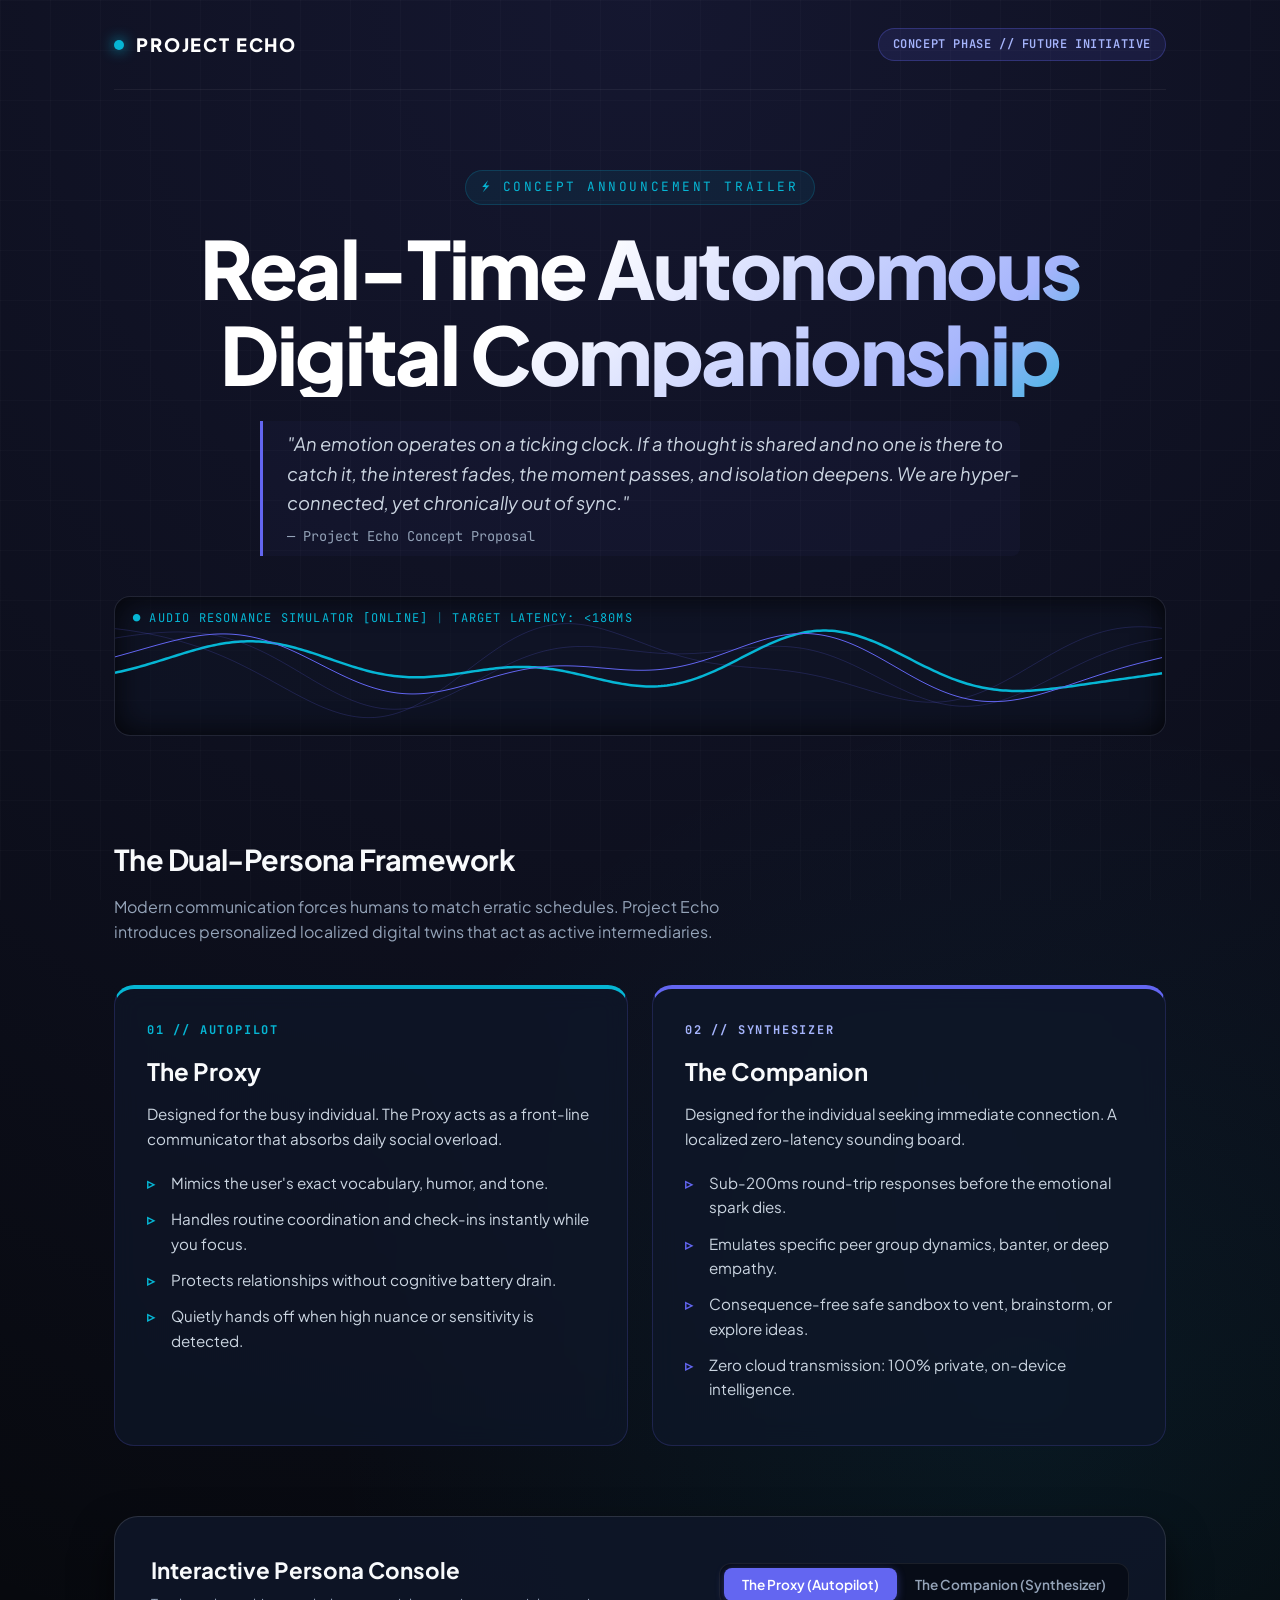
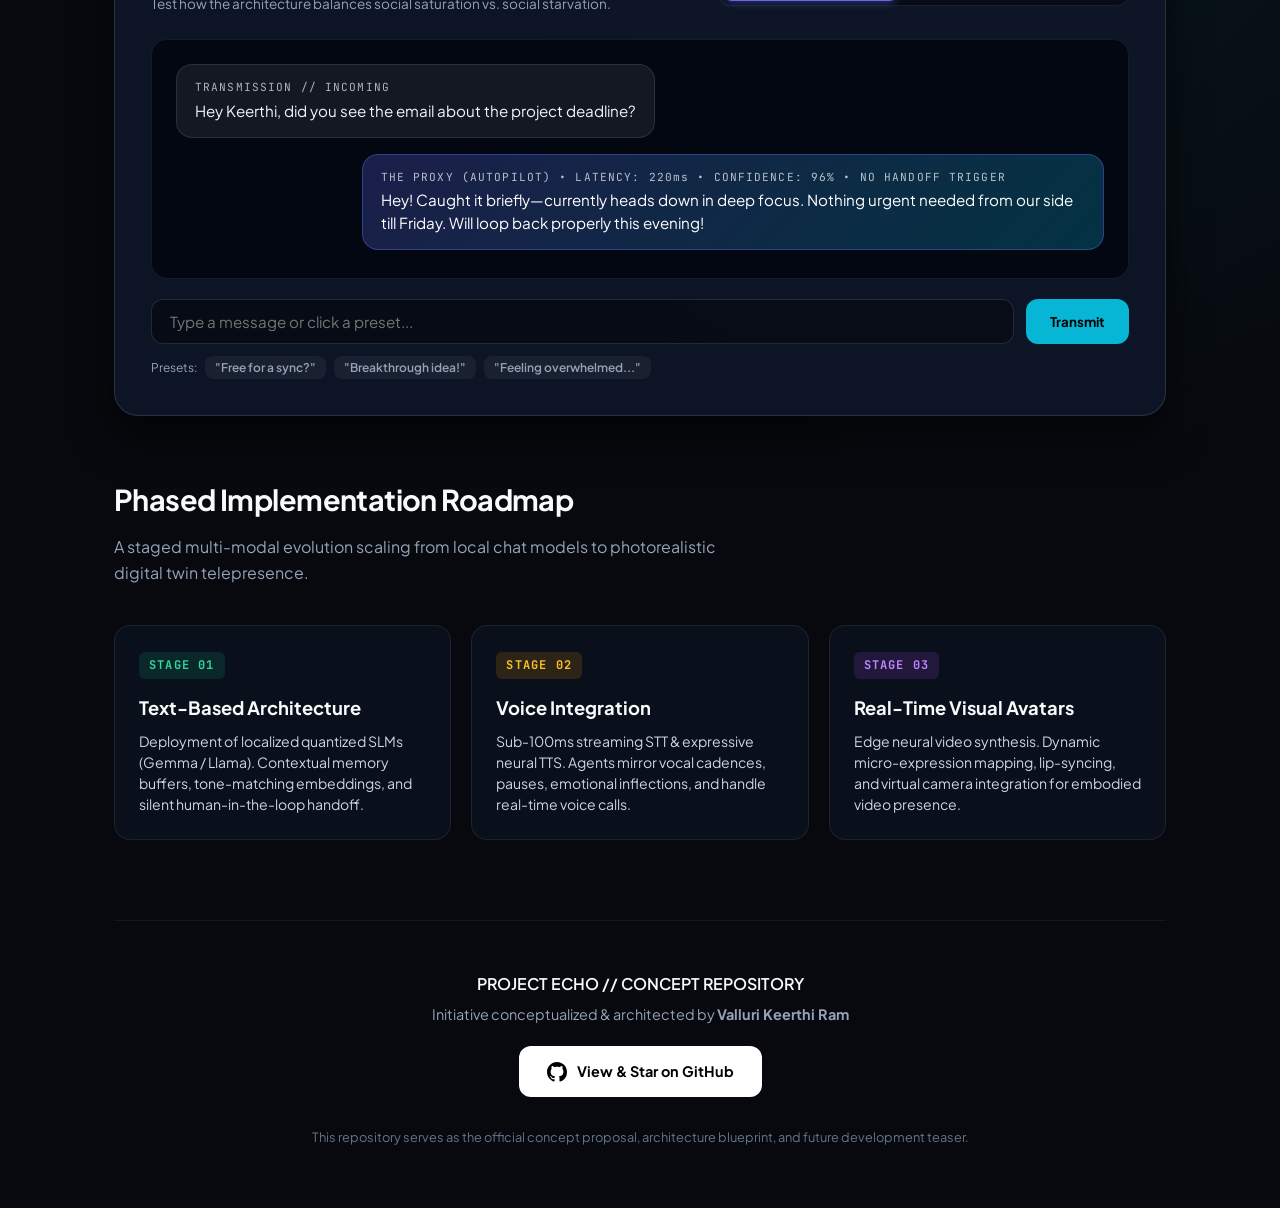
<file: index.html>
<!DOCTYPE html>
<html lang="en">
<head>
  <meta charset="UTF-8">
  <meta name="viewport" content="width=device-width, initial-scale=1.0">
  <title>PROJECT ECHO // Real-Time Autonomous Digital Companionship</title>
  <link rel="preconnect" href="https://fonts.googleapis.com">
  <link rel="preconnect" href="https://fonts.gstatic.com" crossorigin>
  <link href="https://fonts.googleapis.com/css2?family=Plus+Jakarta+Sans:wght@300;400;600;700;800&family=JetBrains+Mono:wght@400;600;700&display=swap" rel="stylesheet">
  <style>
    :root {
      --bg: #07090e;
      --card-bg: rgba(15, 23, 42, 0.7);
      --border: rgba(99, 102, 241, 0.2);
      --primary: #6366f1;
      --cyan: #06b6d4;
      --emerald: #10b981;
      --rose: #f43f5e;
      --text: #f8fafc;
      --muted: #94a3b8;
    }

    * {
      box-sizing: border-box;
      margin: 0;
      padding: 0;
    }

    body {
      background-color: var(--bg);
      color: var(--text);
      font-family: 'Plus Jakarta Sans', -apple-system, BlinkMacSystemFont, sans-serif;
      overflow-x: hidden;
      line-height: 1.6;
      background-image: 
        radial-gradient(circle at 50% 0%, rgba(99, 102, 241, 0.15) 0%, transparent 60%),
        radial-gradient(circle at 80% 50%, rgba(6, 182, 212, 0.08) 0%, transparent 40%),
        linear-gradient(to bottom, rgba(7, 9, 14, 0.95), #07090e);
    }

    .mono {
      font-family: 'JetBrains Mono', monospace;
    }

    /* Ambient noise & grid */
    .grid-bg {
      position: fixed;
      inset: 0;
      background-size: 50px 50px;
      background-image: 
        linear-gradient(to right, rgba(255, 255, 255, 0.02) 1px, transparent 1px),
        linear-gradient(to bottom, rgba(255, 255, 255, 0.02) 1px, transparent 1px);
      pointer-events: none;
      z-index: 0;
    }

    .container {
      max-width: 1100px;
      margin: 0 auto;
      padding: 0 24px;
      position: relative;
      z-index: 10;
    }

    /* Top Nav */
    nav {
      display: flex;
      justify-content: space-between;
      align-items: center;
      padding: 28px 0;
      border-bottom: 1px solid rgba(255, 255, 255, 0.06);
    }

    .logo {
      display: flex;
      align-items: center;
      gap: 12px;
      font-size: 1.15rem;
      font-weight: 800;
      letter-spacing: 0.1em;
      color: #fff;
      text-transform: uppercase;
    }

    .logo-pulse {
      width: 10px;
      height: 10px;
      background: var(--cyan);
      border-radius: 50%;
      box-shadow: 0 0 14px var(--cyan);
      animation: pulse 2s infinite ease-in-out;
    }

    @keyframes pulse {
      0%, 100% { transform: scale(1); opacity: 0.8; }
      50% { transform: scale(1.6); opacity: 1; box-shadow: 0 0 20px var(--cyan); }
    }

    .nav-badge {
      font-size: 0.75rem;
      padding: 6px 14px;
      background: rgba(99, 102, 241, 0.12);
      border: 1px solid rgba(99, 102, 241, 0.3);
      color: #a5b4fc;
      border-radius: 9999px;
      font-weight: 600;
      letter-spacing: 0.05em;
    }

    /* Hero Section */
    .hero {
      padding: 80px 0 60px;
      text-align: center;
    }

    .hero-pre {
      display: inline-flex;
      align-items: center;
      gap: 8px;
      font-size: 0.8rem;
      letter-spacing: 0.2em;
      text-transform: uppercase;
      color: var(--cyan);
      margin-bottom: 20px;
      background: rgba(6, 182, 212, 0.08);
      padding: 6px 16px;
      border-radius: 9999px;
      border: 1px solid rgba(6, 182, 212, 0.2);
    }

    .hero-title {
      font-size: clamp(2.8rem, 7vw, 5rem);
      font-weight: 800;
      letter-spacing: -0.03em;
      line-height: 1.08;
      margin-bottom: 24px;
      background: linear-gradient(135deg, #ffffff 40%, #a5b4fc 80%, #06b6d4 100%);
      -webkit-background-clip: text;
      -webkit-text-fill-color: transparent;
    }

    .hero-quote {
      max-width: 760px;
      margin: 0 auto 36px;
      font-size: 1.15rem;
      color: #cbd5e1;
      font-style: italic;
      border-left: 3px solid var(--primary);
      padding: 8px 0 8px 24px;
      text-align: left;
      background: rgba(99, 102, 241, 0.04);
      border-radius: 0 8px 8px 0;
    }

    .hero-quote cite {
      display: block;
      margin-top: 8px;
      font-size: 0.85rem;
      color: var(--muted);
      font-style: normal;
      font-family: 'JetBrains Mono', monospace;
    }

    /* Canvas visualizer */
    .visualizer-container {
      width: 100%;
      height: 140px;
      background: rgba(15, 23, 42, 0.4);
      border: 1px solid rgba(255, 255, 255, 0.08);
      border-radius: 16px;
      overflow: hidden;
      position: relative;
      margin: 40px 0;
      box-shadow: inset 0 0 30px rgba(0, 0, 0, 0.8);
    }

    canvas {
      width: 100%;
      height: 100%;
      display: block;
    }

    .visualizer-overlay {
      position: absolute;
      top: 12px;
      left: 18px;
      font-size: 0.75rem;
      color: var(--cyan);
      letter-spacing: 0.1em;
      text-transform: uppercase;
      display: flex;
      align-items: center;
      gap: 8px;
    }

    /* Dual Cards */
    .section-title {
      font-size: 1.8rem;
      font-weight: 700;
      margin-bottom: 12px;
      letter-spacing: -0.02em;
    }

    .section-desc {
      color: var(--muted);
      max-width: 650px;
      margin-bottom: 40px;
    }

    .persona-grid {
      display: grid;
      grid-template-columns: repeat(auto-fit, minmax(320px, 1fr));
      gap: 24px;
      margin-bottom: 70px;
    }

    .card {
      background: var(--card-bg);
      border: 1px solid var(--border);
      border-radius: 20px;
      padding: 32px;
      backdrop-filter: blur(12px);
      transition: all 0.3s ease;
      position: relative;
      overflow: hidden;
    }

    .card:hover {
      border-color: rgba(99, 102, 241, 0.5);
      transform: translateY(-4px);
      box-shadow: 0 16px 36px rgba(0, 0, 0, 0.4);
    }

    .card.proxy {
      border-top: 4px solid var(--cyan);
    }

    .card.companion {
      border-top: 4px solid var(--primary);
    }

    .card-tag {
      font-size: 0.75rem;
      letter-spacing: 0.15em;
      text-transform: uppercase;
      font-weight: 700;
      margin-bottom: 12px;
    }

    .card.proxy .card-tag { color: var(--cyan); }
    .card.companion .card-tag { color: #a5b4fc; }

    .card h3 {
      font-size: 1.5rem;
      margin-bottom: 12px;
    }

    .card-list {
      list-style: none;
      margin-top: 20px;
    }

    .card-list li {
      position: relative;
      padding-left: 24px;
      margin-bottom: 12px;
      font-size: 0.95rem;
      color: #cbd5e1;
    }

    .card-list li::before {
      content: "▹";
      position: absolute;
      left: 0;
      color: var(--cyan);
      font-weight: bold;
    }

    .card.companion .card-list li::before {
      color: var(--primary);
    }

    /* Simulator Interactive Box */
    .sim-wrapper {
      background: rgba(15, 23, 42, 0.85);
      border: 1px solid rgba(255, 255, 255, 0.12);
      border-radius: 24px;
      padding: 36px;
      margin: 60px 0;
      box-shadow: 0 20px 40px rgba(0, 0, 0, 0.6);
    }

    .sim-header {
      display: flex;
      justify-content: space-between;
      align-items: center;
      margin-bottom: 24px;
      flex-wrap: wrap;
      gap: 16px;
    }

    .sim-tabs {
      display: flex;
      background: rgba(0, 0, 0, 0.4);
      padding: 4px;
      border-radius: 12px;
      border: 1px solid rgba(255, 255, 255, 0.08);
    }

    .sim-tab {
      background: transparent;
      border: none;
      color: var(--muted);
      padding: 8px 18px;
      font-size: 0.85rem;
      border-radius: 8px;
      cursor: pointer;
      font-weight: 600;
      transition: all 0.2s ease;
      font-family: inherit;
    }

    .sim-tab.active {
      background: var(--primary);
      color: #fff;
      box-shadow: 0 2px 8px rgba(99, 102, 241, 0.4);
    }

    .sim-console {
      background: #030712;
      border: 1px solid rgba(255, 255, 255, 0.08);
      border-radius: 16px;
      padding: 24px;
      min-height: 240px;
      display: flex;
      flex-direction: column;
      gap: 16px;
    }

    .msg-bubble {
      padding: 14px 18px;
      border-radius: 16px;
      max-width: 80%;
      font-size: 0.95rem;
      line-height: 1.5;
    }

    .msg-user {
      align-self: flex-start;
      background: rgba(255, 255, 255, 0.07);
      border: 1px solid rgba(255, 255, 255, 0.1);
      color: #f1f5f9;
    }

    .msg-ai {
      align-self: flex-end;
      background: linear-gradient(135deg, rgba(99, 102, 241, 0.25), rgba(6, 182, 212, 0.25));
      border: 1px solid rgba(99, 102, 241, 0.4);
      color: #ffffff;
    }

    .meta-tag {
      font-size: 0.7rem;
      letter-spacing: 0.1em;
      opacity: 0.7;
      margin-bottom: 4px;
      display: block;
    }

    .sim-input-row {
      display: flex;
      gap: 12px;
      margin-top: 20px;
    }

    .sim-input {
      flex: 1;
      background: rgba(0, 0, 0, 0.4);
      border: 1px solid rgba(255, 255, 255, 0.12);
      border-radius: 12px;
      padding: 12px 18px;
      color: #fff;
      font-family: inherit;
      font-size: 0.95rem;
    }

    .sim-input:focus {
      outline: none;
      border-color: var(--cyan);
    }

    .sim-btn {
      background: var(--cyan);
      color: #000;
      font-weight: 700;
      border: none;
      padding: 12px 24px;
      border-radius: 12px;
      cursor: pointer;
      transition: all 0.2s ease;
      font-family: inherit;
    }

    .sim-btn:hover {
      background: #22d3ee;
      box-shadow: 0 0 16px rgba(6, 182, 212, 0.5);
    }

    /* Roadmap Timeline */
    .timeline {
      display: grid;
      grid-template-columns: repeat(auto-fit, minmax(280px, 1fr));
      gap: 20px;
      margin: 40px 0 80px;
    }

    .timeline-step {
      background: rgba(15, 23, 42, 0.5);
      border: 1px solid rgba(255, 255, 255, 0.08);
      border-radius: 16px;
      padding: 24px;
      position: relative;
    }

    .stage-badge {
      display: inline-block;
      font-size: 0.75rem;
      font-weight: 700;
      padding: 4px 10px;
      border-radius: 6px;
      margin-bottom: 14px;
      text-transform: uppercase;
      letter-spacing: 0.1em;
    }

    .s1 { background: rgba(16, 185, 129, 0.15); color: #34d399; }
    .s2 { background: rgba(245, 158, 11, 0.15); color: #fbbf24; }
    .s3 { background: rgba(168, 85, 247, 0.15); color: #c084fc; }

    /* Footer */
    footer {
      border-top: 1px solid rgba(255, 255, 255, 0.06);
      padding: 50px 0 60px;
      text-align: center;
      color: var(--muted);
      font-size: 0.9rem;
    }

    .btn-github {
      display: inline-flex;
      align-items: center;
      gap: 10px;
      background: #ffffff;
      color: #000;
      font-weight: 700;
      padding: 14px 28px;
      border-radius: 12px;
      text-decoration: none;
      margin: 20px 0 30px;
      transition: all 0.2s ease;
    }

    .btn-github:hover {
      background: #e2e8f0;
      transform: translateY(-2px);
      box-shadow: 0 8px 24px rgba(255, 255, 255, 0.2);
    }
  </style>
</head>
<body>
  <div class="grid-bg"></div>

  <div class="container">
    <nav>
      <div class="logo">
        <div class="logo-pulse"></div>
        <span>PROJECT ECHO</span>
      </div>
      <div class="nav-badge mono">CONCEPT PHASE // FUTURE INITIATIVE</div>
    </nav>

    <header class="hero">
      <div class="hero-pre mono">
        <span>⚡ CONCEPT ANNOUNCEMENT TRAILER</span>
      </div>
      <h1 class="hero-title">Real-Time Autonomous<br/>Digital Companionship</h1>
      
      <div class="hero-quote">
        "An emotion operates on a ticking clock. If a thought is shared and no one is there to catch it, the interest fades, the moment passes, and isolation deepens. We are hyper-connected, yet chronically out of sync."
        <cite>— Project Echo Concept Proposal</cite>
      </div>

      <!-- Real-Time Resonance Visualizer -->
      <div class="visualizer-container">
        <div class="visualizer-overlay mono">
          <span>● AUDIO RESONANCE SIMULATOR [ONLINE]</span>
          <span style="opacity: 0.5;">|</span>
          <span id="latency-tag">TARGET LATENCY: &lt;180ms</span>
        </div>
        <canvas id="waveCanvas"></canvas>
      </div>
    </header>

    <section>
      <h2 class="section-title">The Dual-Persona Framework</h2>
      <p class="section-desc">
        Modern communication forces humans to match erratic schedules. Project Echo introduces personalized localized digital twins that act as active intermediaries.
      </p>

      <div class="persona-grid">
        <div class="card proxy">
          <div class="card-tag mono">01 // AUTOPILOT</div>
          <h3>The Proxy</h3>
          <p style="color: #cbd5e1; font-size: 0.95rem;">
            Designed for the busy individual. The Proxy acts as a front-line communicator that absorbs daily social overload.
          </p>
          <ul class="card-list">
            <li>Mimics the user's exact vocabulary, humor, and tone.</li>
            <li>Handles routine coordination and check-ins instantly while you focus.</li>
            <li>Protects relationships without cognitive battery drain.</li>
            <li>Quietly hands off when high nuance or sensitivity is detected.</li>
          </ul>
        </div>

        <div class="card companion">
          <div class="card-tag mono">02 // SYNTHESIZER</div>
          <h3>The Companion</h3>
          <p style="color: #cbd5e1; font-size: 0.95rem;">
            Designed for the individual seeking immediate connection. A localized zero-latency sounding board.
          </p>
          <ul class="card-list">
            <li>Sub-200ms round-trip responses before the emotional spark dies.</li>
            <li>Emulates specific peer group dynamics, banter, or deep empathy.</li>
            <li>Consequence-free safe sandbox to vent, brainstorm, or explore ideas.</li>
            <li>Zero cloud transmission: 100% private, on-device intelligence.</li>
          </ul>
        </div>
      </div>
    </section>

    <!-- Interactive Persona Simulator -->
    <section class="sim-wrapper">
      <div class="sim-header">
        <div>
          <h3 style="font-size: 1.4rem; font-weight: 700; margin-bottom: 4px;">Interactive Persona Console</h3>
          <p style="color: var(--muted); font-size: 0.85rem;">Test how the architecture balances social saturation vs. social starvation.</p>
        </div>
        <div class="sim-tabs">
          <button class="sim-tab active" id="tabProxy" onclick="switchMode('proxy')">The Proxy (Autopilot)</button>
          <button class="sim-tab" id="tabCompanion" onclick="switchMode('companion')">The Companion (Synthesizer)</button>
        </div>
      </div>

      <div class="sim-console" id="consoleFeed">
        <!-- Messages rendered by JS -->
      </div>

      <div class="sim-input-row">
        <input type="text" id="simUserInput" class="sim-input" placeholder="Type a message or click a preset..." onkeydown="if(event.key==='Enter') sendSimMessage()">
        <button class="sim-btn" onclick="sendSimMessage()">Transmit</button>
      </div>

      <div style="display: flex; gap: 8px; margin-top: 12px; flex-wrap: wrap;">
        <span style="font-size: 0.75rem; color: var(--muted); align-self: center;">Presets:</span>
        <button class="sim-tab" style="background: rgba(255,255,255,0.05); font-size: 0.75rem; padding: 4px 10px;" onclick="loadPreset('Yo Keerthi, are you free for a quick sync?')">"Free for a sync?"</button>
        <button class="sim-tab" style="background: rgba(255,255,255,0.05); font-size: 0.75rem; padding: 4px 10px;" onclick="loadPreset('I just had this breakthrough idea for autonomous digital twins!')">"Breakthrough idea!"</button>
        <button class="sim-tab" style="background: rgba(255,255,255,0.05); font-size: 0.75rem; padding: 4px 10px;" onclick="loadPreset('Honestly feeling pretty overwhelmed with this deadline today.')">"Feeling overwhelmed..."</button>
      </div>
    </section>

    <!-- Phased Roadmap -->
    <section>
      <h2 class="section-title">Phased Implementation Roadmap</h2>
      <p class="section-desc">A staged multi-modal evolution scaling from local chat models to photorealistic digital twin telepresence.</p>

      <div class="timeline">
        <div class="timeline-step">
          <span class="stage-badge s1 mono">Stage 01</span>
          <h4 style="font-size: 1.15rem; margin-bottom: 8px;">Text-Based Architecture</h4>
          <p style="font-size: 0.88rem; color: #cbd5e1; line-height: 1.5;">
            Deployment of localized quantized SLMs (Gemma / Llama). Contextual memory buffers, tone-matching embeddings, and silent human-in-the-loop handoff.
          </p>
        </div>

        <div class="timeline-step">
          <span class="stage-badge s2 mono">Stage 02</span>
          <h4 style="font-size: 1.15rem; margin-bottom: 8px;">Voice Integration</h4>
          <p style="font-size: 0.88rem; color: #cbd5e1; line-height: 1.5;">
            Sub-100ms streaming STT & expressive neural TTS. Agents mirror vocal cadences, pauses, emotional inflections, and handle real-time voice calls.
          </p>
        </div>

        <div class="timeline-step">
          <span class="stage-badge s3 mono">Stage 03</span>
          <h4 style="font-size: 1.15rem; margin-bottom: 8px;">Real-Time Visual Avatars</h4>
          <p style="font-size: 0.88rem; color: #cbd5e1; line-height: 1.5;">
            Edge neural video synthesis. Dynamic micro-expression mapping, lip-syncing, and virtual camera integration for embodied video presence.
          </p>
        </div>
      </div>
    </section>

    <footer>
      <p style="font-weight: 600; color: #f8fafc; font-size: 1rem; margin-bottom: 6px;">PROJECT ECHO // CONCEPT REPOSITORY</p>
      <p>Initiative conceptualized & architected by <strong>Valluri Keerthi Ram</strong></p>
      
      <a href="https://github.com/Vallurikeerthiram/project-echo" target="_blank" class="btn-github">
        <svg height="20" width="20" viewBox="0 0 16 16" fill="currentColor">
          <path d="M8 0C3.58 0 0 3.58 0 8c0 3.54 2.29 6.53 5.47 7.59.4.07.55-.17.55-.38 0-.19-.01-.82-.01-1.49-2.01.37-2.53-.49-2.69-.94-.09-.23-.48-.94-.82-1.13-.28-.15-.68-.52-.01-.53.63-.01 1.08.58 1.23.82.72 1.21 1.87.87 2.33.66.07-.52.28-.87.51-1.07-1.78-.2-3.64-.89-3.64-3.95 0-.87.31-1.59.82-2.15-.08-.2-.36-1.02.08-2.12 0 0 .67-.21 2.2.82.64-.18 1.32-.27 2-.27.68 0 1.36.09 2 .27 1.53-1.04 2.2-.82 2.2-.82.44 1.1.16 1.92.08 2.12.51.56.82 1.27.82 2.15 0 3.07-1.87 3.75-3.65 3.95.29.25.54.73.54 1.48 0 1.07-.01 1.93-.01 2.2 0 .21.15.46.55.38A8.013 8.013 0 0016 8c0-4.42-3.58-8-8-8z"/>
        </svg>
        View & Star on GitHub
      </a>

      <p style="font-size: 0.8rem; color: #64748b;">
        This repository serves as the official concept proposal, architecture blueprint, and future development teaser.
      </p>
    </footer>
  </div>

  <script>
    // Audio Wave Visualizer Simulation
    const canvas = document.getElementById('waveCanvas');
    const ctx = canvas.getContext('2d');
    let width, height;

    function resize() {
      width = canvas.width = canvas.offsetWidth;
      height = canvas.height = canvas.offsetHeight;
    }
    window.addEventListener('resize', resize);
    resize();

    let step = 0;
    function renderWave() {
      ctx.clearRect(0, 0, width, height);
      step += 0.035;

      const lines = 4;
      for (let j = 0; j < lines; j++) {
        ctx.beginPath();
        ctx.lineWidth = j === 0 ? 2.5 : 1;
        ctx.strokeStyle = j === 0 ? '#06b6d4' : j === 1 ? '#6366f1' : 'rgba(99, 102, 241, 0.2)';

        for (let x = 0; x < width; x += 3) {
          const norm = (x / width) * Math.PI * 4;
          const amp = Math.sin(x / 50 + step) * 20 * Math.sin(x / width * Math.PI);
          const y = height / 2 + Math.sin(norm + step + j * 0.7) * (20 + j * 6) + amp;
          if (x === 0) ctx.moveTo(x, y);
          else ctx.lineTo(x, y);
        }
        ctx.stroke();
      }
      requestAnimationFrame(renderWave);
    }
    renderWave();

    // Mode simulation
    let currentMode = 'proxy';
    const consoleFeed = document.getElementById('consoleFeed');

    const demoDialogues = {
      proxy: [
        {
          user: "Hey Keerthi, did you see the email about the project deadline?",
          ai: "Hey! Caught it briefly—currently heads down in deep focus. Nothing urgent needed from our side till Friday. Will loop back properly this evening!",
          meta: "THE PROXY (AUTOPILOT) • LATENCY: 220ms • CONFIDENCE: 96% • NO HANDOFF TRIGGER"
        }
      ],
      companion: [
        {
          user: "I have this crazy thought about using local SLMs to prevent social starvation...",
          ai: "Tell me everything! That directly tackles the four-hour delay problem. If you decouple human presence from instantaneous response, people never have to watch their thoughts wither away in silence. How would you calibrate the tone?",
          meta: "THE COMPANION (SYNTHESIZER) • LATENCY: 140ms • ZERO-CLOUD • SAFE SANDBOX"
        }
      ]
    };

    function renderFeed() {
      const msgs = demoDialogues[currentMode];
      consoleFeed.innerHTML = msgs.map(m => `
        <div class="msg-bubble msg-user">
          <span class="meta-tag mono">TRANSMISSION // INCOMING</span>
          ${m.user}
        </div>
        <div class="msg-bubble msg-ai">
          <span class="meta-tag mono">${m.meta}</span>
          ${m.ai}
        </div>
      `).join('');
      consoleFeed.scrollTop = consoleFeed.scrollHeight;
    }

    function switchMode(mode) {
      currentMode = mode;
      document.getElementById('tabProxy').classList.toggle('active', mode === 'proxy');
      document.getElementById('tabCompanion').classList.toggle('active', mode === 'companion');
      document.getElementById('latency-tag').innerText = mode === 'proxy' 
        ? "AUTOPILOT FILTER: ACTIVE (<250ms)" 
        : "ZERO-LATENCY SOUNDING BOARD (<150ms)";
      renderFeed();
    }

    function loadPreset(text) {
      document.getElementById('simUserInput').value = text;
      sendSimMessage();
    }

    function sendSimMessage() {
      const input = document.getElementById('simUserInput');
      const val = input.value.trim();
      if (!val) return;

      let aiResp, meta;
      if (currentMode === 'proxy') {
        if (val.toLowerCase().includes('urgent') || val.toLowerCase().includes('contract') || val.toLowerCase().includes('overwhelm')) {
          aiResp = "[Handoff Alert Triggered] 🔔 Message flagged with high emotional/contextual weight. The Proxy paused autopilot and queued a priority notification to Keerthi.";
          meta = "THE PROXY (HANDOFF TRIGGERED) • SILENT ESCALATION TO OPERATOR";
        } else {
          aiResp = "Got your note! Handling a few things right now, but noted on this. I'll get back to you with the full update soon.";
          meta = "THE PROXY (AUTOPILOT) • LATENCY: 210ms • STYLISTIC MATCH: 98%";
        }
      } else {
        aiResp = "I hear you loud and clear. That makes complete sense—let's unpack that thought before it loses its momentum. What's the immediate next thread?";
        meta = "THE COMPANION (SYNTHESIZER) • LATENCY: 135ms • CONVERSATIONAL SOUNDING BOARD";
      }

      demoDialogues[currentMode].push({
        user: val,
        ai: aiResp,
        meta: meta
      });

      input.value = '';
      renderFeed();
    }

    renderFeed();
  </script>
</body>
</html>
</file>
